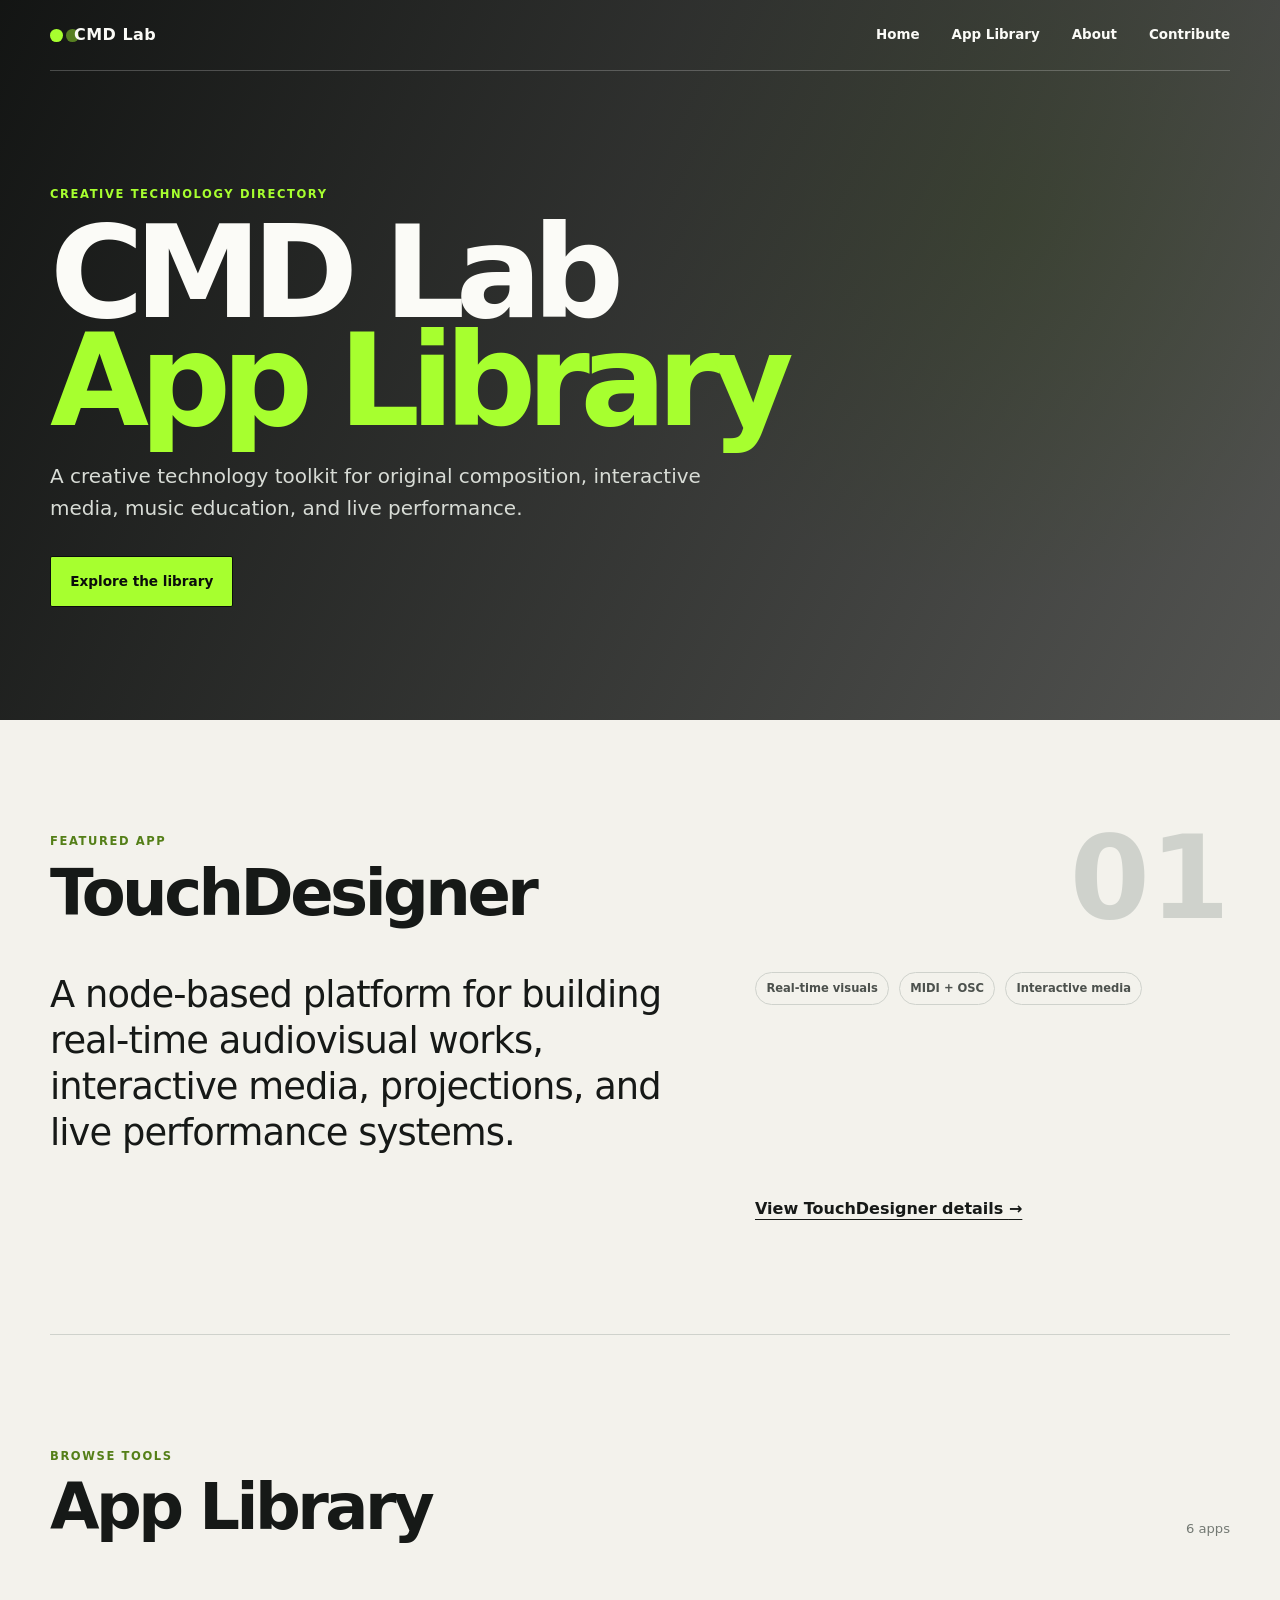
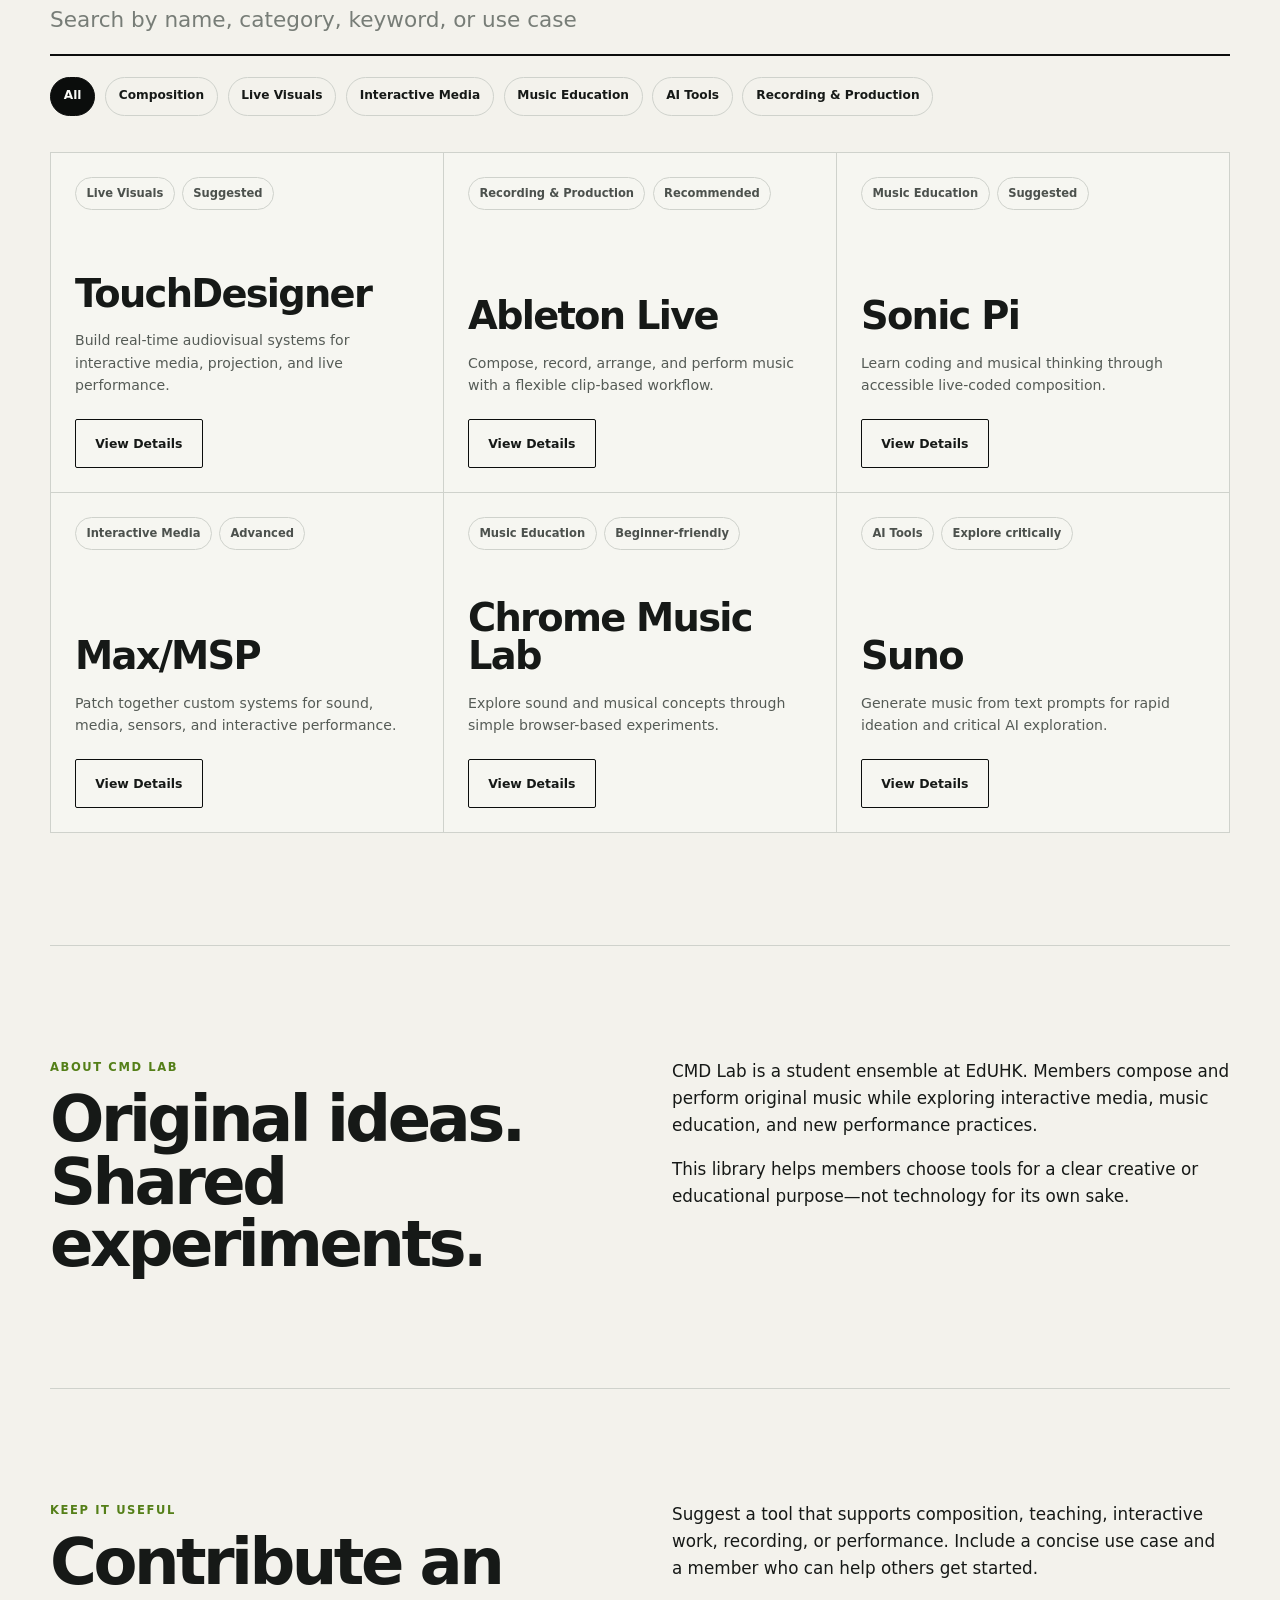
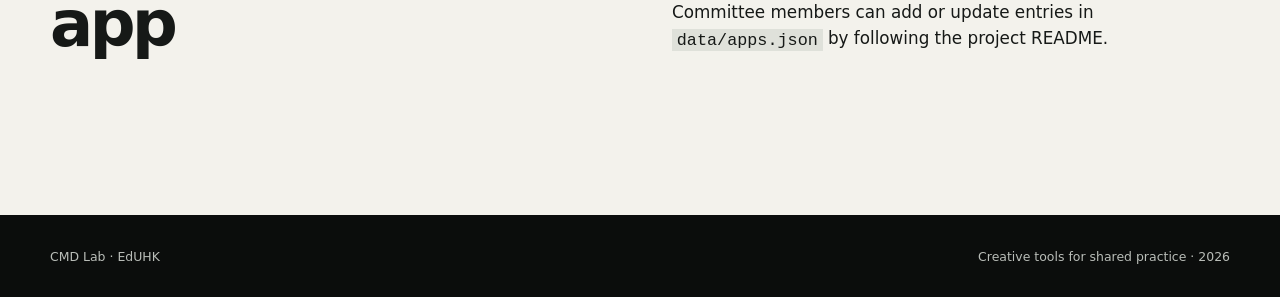
<file: index.html>
<!doctype html>
<html lang="en">
  <head>
    <meta charset="utf-8">
    <meta name="viewport" content="width=device-width, initial-scale=1">
    <meta name="description" content="A curated app library for CMD Lab members exploring composition, interactive media, music education, and live performance.">
    <title>CMD Lab App Library</title>
    <link rel="stylesheet" href="styles.css">
    <script src="script.js" defer></script>
  </head>
  <body data-page="home">
    <a class="skip-link" href="#main-content">Skip to content</a>
    <header class="site-header">
      <a class="brand" href="index.html" aria-label="CMD Lab App Library home">
        <span class="brand-mark" aria-hidden="true"></span>
        <span>CMD Lab</span>
      </a>
      <nav class="site-nav" aria-label="Primary navigation">
        <a href="#home">Home</a>
        <a href="#library">App Library</a>
        <a href="#about">About</a>
        <a href="#contribute">Contribute</a>
      </nav>
    </header>

    <main id="main-content">
      <section class="hero" id="home">
        <div class="eyebrow">Creative technology directory</div>
        <h1>CMD Lab<br><span>App Library</span></h1>
        <p>A creative technology toolkit for original composition, interactive media, music education, and live performance.</p>
        <a class="button button-primary" href="#library">Explore the library</a>
      </section>

      <section class="featured section-shell" aria-labelledby="featured-title">
        <div class="section-heading">
          <div>
            <p class="eyebrow">Featured app</p>
            <h2 id="featured-title">TouchDesigner</h2>
          </div>
          <span class="number-mark" aria-hidden="true">01</span>
        </div>
        <div class="featured-content">
          <p>A node-based platform for building real-time audiovisual works, interactive media, projections, and live performance systems.</p>
          <div class="featured-tags" aria-label="TouchDesigner highlights">
            <span>Real-time visuals</span><span>MIDI + OSC</span><span>Interactive media</span>
          </div>
          <a class="text-link" href="app.html?id=touchdesigner">View TouchDesigner details <span aria-hidden="true">→</span></a>
        </div>
      </section>

      <section class="library section-shell" id="library" aria-labelledby="library-title">
        <div class="section-heading library-heading">
          <div>
            <p class="eyebrow">Browse tools</p>
            <h2 id="library-title">App Library</h2>
          </div>
          <p id="result-count" class="result-count" aria-live="polite">Loading apps…</p>
        </div>

        <div class="controls">
          <label class="search-field">
            <span class="sr-only">Search apps</span>
            <input id="search-input" type="search" placeholder="Search by name, category, keyword, or use case" autocomplete="off">
          </label>
          <div id="category-filters" class="filters" aria-label="Filter apps by category"></div>
        </div>

        <div id="app-grid" class="app-grid" aria-live="polite"></div>
        <p id="empty-state" class="empty-state" hidden>No apps match your search. Try another keyword or category.</p>
        <p id="data-error" class="empty-state" hidden>We could not load the app library. Please refresh the page or try again later.</p>
      </section>

      <section class="about section-shell split-section" id="about" aria-labelledby="about-title">
        <div>
          <p class="eyebrow">About CMD Lab</p>
          <h2 id="about-title">Original ideas.<br>Shared experiments.</h2>
        </div>
        <div class="body-copy">
          <p>CMD Lab is a student ensemble at EdUHK. Members compose and perform original music while exploring interactive media, music education, and new performance practices.</p>
          <p>This library helps members choose tools for a clear creative or educational purpose—not technology for its own sake.</p>
        </div>
      </section>

      <section class="contribute section-shell split-section" id="contribute" aria-labelledby="contribute-title">
        <div>
          <p class="eyebrow">Keep it useful</p>
          <h2 id="contribute-title">Contribute an app</h2>
        </div>
        <div class="body-copy">
          <p>Suggest a tool that supports composition, teaching, interactive work, recording, or performance. Include a concise use case and a member who can help others get started.</p>
          <p>Committee members can add or update entries in <code>data/apps.json</code> by following the project README.</p>
        </div>
      </section>
    </main>

    <footer class="site-footer">
      <p>CMD Lab · EdUHK</p>
      <p>Creative tools for shared practice · <span id="current-year"></span></p>
    </footer>
  </body>
</html>
</file>
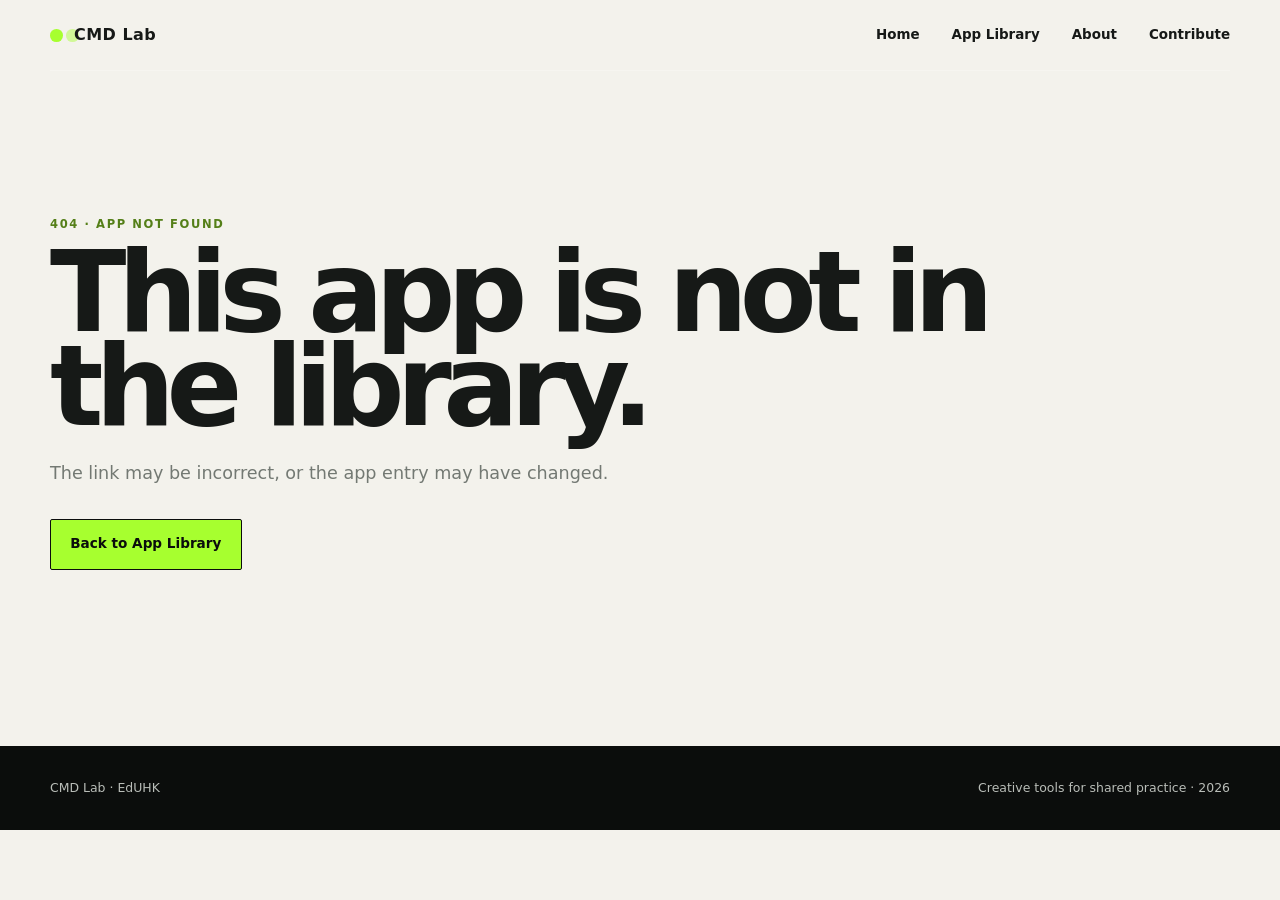
<file: app.html>
<!doctype html>
<html lang="en">
  <head>
    <meta charset="utf-8">
    <meta name="viewport" content="width=device-width, initial-scale=1">
    <meta name="description" content="App details from the CMD Lab App Library.">
    <title>App Details · CMD Lab App Library</title>
    <link rel="stylesheet" href="styles.css">
    <script src="script.js" defer></script>
  </head>
  <body data-page="detail">
    <a class="skip-link" href="#main-content">Skip to content</a>
    <header class="site-header">
      <a class="brand" href="index.html" aria-label="CMD Lab App Library home">
        <span class="brand-mark" aria-hidden="true"></span>
        <span>CMD Lab</span>
      </a>
      <nav class="site-nav" aria-label="Primary navigation">
        <a href="index.html">Home</a>
        <a href="index.html#library">App Library</a>
        <a href="index.html#about">About</a>
        <a href="index.html#contribute">Contribute</a>
      </nav>
    </header>

    <main id="main-content" class="detail-main">
      <div id="detail-loading" class="detail-message">Loading app details…</div>
      <article id="app-detail" hidden>
        <a class="back-link" href="index.html#library"><span aria-hidden="true">←</span> Back to App Library</a>
        <header class="detail-hero">
          <div id="detail-meta" class="card-meta"></div>
          <h1 id="detail-name"></h1>
          <p id="detail-summary"></p>
          <a id="official-link" class="button button-primary" target="_blank" rel="noopener noreferrer">Official website <span aria-hidden="true">↗</span></a>
        </header>

        <div class="detail-grid">
          <section aria-labelledby="overview-title">
            <p class="detail-number">01</p>
            <h2 id="overview-title">What is this app?</h2>
            <p id="detail-overview"></p>
          </section>
          <section aria-labelledby="works-title">
            <p class="detail-number">02</p>
            <h2 id="works-title">How does it work?</h2>
            <p id="detail-how"></p>
          </section>
          <section aria-labelledby="uses-title">
            <p class="detail-number">03</p>
            <h2 id="uses-title">What CMD Lab members can do</h2>
            <ul id="detail-uses"></ul>
          </section>
          <section aria-labelledby="use-case-title">
            <p class="detail-number">04</p>
            <h2 id="use-case-title">Suggested CMD Lab use case</h2>
            <p id="detail-use-case"></p>
          </section>
          <section aria-labelledby="pros-title">
            <p class="detail-number">05</p>
            <h2 id="pros-title">Pros</h2>
            <ul id="detail-pros"></ul>
          </section>
          <section aria-labelledby="cons-title">
            <p class="detail-number">06</p>
            <h2 id="cons-title">Cons / considerations</h2>
            <ul id="detail-cons"></ul>
          </section>
        </div>

        <section class="detail-resources" aria-labelledby="resources-title">
          <div>
            <p class="eyebrow">Continue exploring</p>
            <h2 id="resources-title">Resources</h2>
          </div>
          <div>
            <h3>Example videos</h3>
            <ul id="detail-videos" class="resource-links"></ul>
            <h3>Owner / contact</h3>
            <p id="detail-owner"></p>
          </div>
        </section>
      </article>

      <section id="not-found" class="not-found" hidden>
        <p class="eyebrow">404 · App not found</p>
        <h1>This app is not in the library.</h1>
        <p>The link may be incorrect, or the app entry may have changed.</p>
        <a class="button button-primary" href="index.html#library">Back to App Library</a>
      </section>
    </main>

    <footer class="site-footer">
      <p>CMD Lab · EdUHK</p>
      <p>Creative tools for shared practice · <span id="current-year"></span></p>
    </footer>
  </body>
</html>
</file>
<file: styles.css>
:root {
  --black: #0b0d0c;
  --ink: #161917;
  --off-white: #f3f2ec;
  --white: #fbfbf7;
  --grey: #737973;
  --line: #cfd2cc;
  --accent: #a7ff2f;
  --accent-dark: #547f18;
  --max-width: 1180px;
  --radius: 2px;
}

* { box-sizing: border-box; }

html { scroll-behavior: smooth; }

body {
  margin: 0;
  color: var(--ink);
  background: var(--off-white);
  font-family: Inter, ui-sans-serif, system-ui, -apple-system, BlinkMacSystemFont, "Segoe UI", sans-serif;
  line-height: 1.6;
}

a { color: inherit; }

button, input { font: inherit; }

button, a { -webkit-tap-highlight-color: transparent; }

:focus-visible {
  outline: 3px solid var(--accent-dark);
  outline-offset: 4px;
}

.skip-link {
  position: fixed;
  z-index: 100;
  top: 1rem;
  left: 1rem;
  padding: .7rem 1rem;
  background: var(--accent);
  color: var(--black);
  transform: translateY(-180%);
}

.skip-link:focus { transform: translateY(0); }

.site-header {
  position: relative;
  z-index: 10;
  display: flex;
  align-items: center;
  justify-content: space-between;
  width: min(calc(100% - 3rem), var(--max-width));
  margin: 0 auto;
  padding: 1.4rem 0;
  border-bottom: 1px solid rgba(255,255,255,.22);
}

body[data-page="home"] .site-header {
  position: absolute;
  left: 50%;
  color: var(--white);
  transform: translateX(-50%);
}

.brand {
  display: inline-flex;
  gap: .7rem;
  align-items: center;
  font-weight: 750;
  letter-spacing: .03em;
  text-decoration: none;
}

.brand-mark {
  width: .8rem;
  height: .8rem;
  background: var(--accent);
  border-radius: 50%;
  box-shadow: 1rem 0 0 rgba(167,255,47,.45);
}

.site-nav { display: flex; gap: clamp(.9rem, 2.5vw, 2.2rem); }

.site-nav a {
  font-size: .84rem;
  font-weight: 650;
  text-decoration: none;
}

.site-nav a:hover { color: var(--accent-dark); }

body[data-page="home"] .site-nav a:hover { color: var(--accent); }

.hero {
  display: flex;
  min-height: 720px;
  padding: 10.5rem max(1.5rem, calc((100vw - var(--max-width)) / 2)) 6rem;
  color: var(--white);
  background:
    linear-gradient(115deg, rgba(7,9,8,.95), rgba(7,9,8,.68)),
    radial-gradient(circle at 79% 30%, rgba(167,255,47,.25), transparent 34%),
    repeating-linear-gradient(90deg, transparent 0, transparent 79px, rgba(255,255,255,.04) 80px);
  flex-direction: column;
  align-items: flex-start;
  justify-content: center;
}

.hero h1,
.detail-hero h1,
.not-found h1 {
  max-width: 950px;
  margin: .3rem 0 1.6rem;
  font-size: clamp(4rem, 10vw, 8.5rem);
  line-height: .84;
  letter-spacing: -.075em;
}

.hero h1 span { color: var(--accent); }

.hero > p {
  max-width: 680px;
  margin: 0 0 2rem;
  color: #d8dcd6;
  font-size: clamp(1rem, 2vw, 1.25rem);
}

.eyebrow {
  margin: 0 0 .7rem;
  color: var(--accent-dark);
  font-size: .72rem;
  font-weight: 800;
  letter-spacing: .14em;
  text-transform: uppercase;
}

.hero .eyebrow { color: var(--accent); }

.button {
  display: inline-flex;
  gap: .5rem;
  align-items: center;
  justify-content: center;
  padding: .85rem 1.2rem;
  border: 1px solid var(--black);
  border-radius: var(--radius);
  font-size: .85rem;
  font-weight: 750;
  text-decoration: none;
  transition: transform .18s ease, background .18s ease;
}

.button:hover { transform: translateY(-2px); }

.button-primary { color: var(--black); background: var(--accent); }
.button-primary:hover { background: #bbff60; }

.section-shell {
  width: min(calc(100% - 3rem), var(--max-width));
  margin: 0 auto;
  padding: 7rem 0;
}

.section-heading {
  display: flex;
  align-items: end;
  justify-content: space-between;
  gap: 2rem;
  margin-bottom: 3rem;
}

.section-heading h2,
.split-section h2,
.detail-resources h2 {
  margin: 0;
  font-size: clamp(2.3rem, 5vw, 4.8rem);
  line-height: .98;
  letter-spacing: -.055em;
}

.number-mark {
  color: var(--line);
  font-size: clamp(4rem, 9vw, 8rem);
  font-weight: 800;
  line-height: .8;
}

.featured { border-bottom: 1px solid var(--line); }

.featured-content {
  display: grid;
  grid-template-columns: minmax(0, 1.4fr) minmax(0, 1fr);
  gap: 2.5rem;
  align-items: start;
}

.featured-content > p {
  max-width: 740px;
  margin: 0;
  font-size: clamp(1.4rem, 3vw, 2.3rem);
  line-height: 1.25;
  letter-spacing: -.025em;
}

.featured-tags { display: flex; flex-wrap: wrap; gap: .6rem; }

.featured-tags span,
.pill {
  display: inline-block;
  padding: .38rem .65rem;
  border: 1px solid var(--line);
  border-radius: 999px;
  color: #4c514d;
  font-size: .72rem;
  font-weight: 700;
}

.text-link {
  grid-column: 2;
  width: fit-content;
  font-weight: 750;
  text-underline-offset: .3rem;
}

.controls { margin-bottom: 2.3rem; }

.search-field { display: block; margin-bottom: 1.3rem; }

.search-field input {
  width: 100%;
  padding: 1rem 0;
  border: 0;
  border-bottom: 2px solid var(--black);
  border-radius: 0;
  color: var(--black);
  background: transparent;
  font-size: clamp(1.05rem, 2vw, 1.35rem);
}

.search-field input::placeholder { color: #777d77; }

.filters { display: flex; flex-wrap: wrap; gap: .6rem; }

.filter-button {
  padding: .55rem .8rem;
  border: 1px solid var(--line);
  border-radius: 999px;
  color: var(--ink);
  background: transparent;
  cursor: pointer;
  font-size: .76rem;
  font-weight: 700;
}

.filter-button:hover,
.filter-button[aria-pressed="true"] {
  border-color: var(--black);
  color: var(--white);
  background: var(--black);
}

.result-count { margin: 0; color: var(--grey); font-size: .82rem; }

.app-grid {
  display: grid;
  grid-template-columns: repeat(3, minmax(0, 1fr));
  border-top: 1px solid var(--line);
  border-left: 1px solid var(--line);
}

.app-card {
  display: flex;
  min-height: 340px;
  padding: 1.5rem;
  border-right: 1px solid var(--line);
  border-bottom: 1px solid var(--line);
  background: rgba(255,255,255,.25);
  flex-direction: column;
  transition: background .18s ease, transform .18s ease;
}

.app-card:hover { position: relative; background: var(--white); transform: translateY(-3px); }

.card-meta { display: flex; flex-wrap: wrap; gap: .45rem; }

.app-card h3 {
  margin: auto 0 1rem;
  font-size: clamp(1.7rem, 3vw, 2.4rem);
  line-height: 1;
  letter-spacing: -.045em;
}

.app-card p { margin: 0 0 1.4rem; color: #555b56; font-size: .88rem; }

.card-link { align-self: flex-start; font-size: .78rem; }

.empty-state {
  margin: 2rem 0 0;
  padding: 2rem;
  border: 1px solid var(--line);
  text-align: center;
}

.split-section {
  display: grid;
  grid-template-columns: minmax(0, 1fr) minmax(0, 1fr);
  gap: 4rem;
  border-top: 1px solid var(--line);
}

.body-copy { max-width: 570px; font-size: 1.05rem; }
.body-copy p:first-child { margin-top: 0; }
.body-copy code { padding: .12rem .3rem; background: #dfe1da; }

.contribute { padding-bottom: 9rem; }

.site-footer {
  display: flex;
  justify-content: space-between;
  gap: 2rem;
  padding: 2rem max(1.5rem, calc((100vw - var(--max-width)) / 2));
  color: #b9bdb8;
  background: var(--black);
  font-size: .78rem;
}

.site-footer p { margin: 0; }

.detail-main { min-height: 75vh; }

.detail-message { padding: 10rem 1.5rem; text-align: center; }

.back-link {
  display: inline-flex;
  gap: .5rem;
  margin: 3rem max(1.5rem, calc((100vw - var(--max-width)) / 2)) 0;
  font-size: .8rem;
  font-weight: 750;
  text-underline-offset: .25rem;
}

.detail-hero {
  padding: 5rem max(1.5rem, calc((100vw - var(--max-width)) / 2)) 6rem;
  border-bottom: 1px solid var(--line);
}

.detail-hero h1 { max-width: none; margin-top: 4rem; font-size: clamp(4rem, 12vw, 10rem); }

.detail-hero > p {
  max-width: 780px;
  margin: 0 0 2rem;
  color: #505651;
  font-size: clamp(1.15rem, 2.5vw, 1.55rem);
}

.detail-grid {
  display: grid;
  grid-template-columns: repeat(2, minmax(0, 1fr));
  width: min(calc(100% - 3rem), var(--max-width));
  margin: 0 auto;
  border-left: 1px solid var(--line);
}

.detail-grid section { padding: 3rem; border-right: 1px solid var(--line); border-bottom: 1px solid var(--line); }
.detail-grid h2 { margin: 0 0 1.3rem; font-size: 1.5rem; letter-spacing: -.025em; }
.detail-grid p, .detail-grid ul { color: #505651; }
.detail-grid ul { padding-left: 1.2rem; }
.detail-grid li + li { margin-top: .5rem; }
.detail-number { margin: 0 0 2rem; color: var(--accent-dark) !important; font-size: .72rem; font-weight: 800; }

.detail-resources {
  display: grid;
  grid-template-columns: minmax(0, 1fr) minmax(0, 1fr);
  gap: 4rem;
  width: min(calc(100% - 3rem), var(--max-width));
  margin: 0 auto;
  padding: 7rem 0;
}

.detail-resources h3 { margin: 0 0 .8rem; font-size: .8rem; text-transform: uppercase; letter-spacing: .08em; }
.detail-resources h3:not(:first-child) { margin-top: 2rem; }
.resource-links { margin: 0; padding: 0; list-style: none; }
.resource-links a { font-weight: 700; text-underline-offset: .25rem; }

.not-found { width: min(calc(100% - 3rem), var(--max-width)); margin: 0 auto; padding: 9rem 0; }
.not-found h1 { max-width: 950px; font-size: clamp(3.5rem, 9vw, 7rem); }
.not-found > p:not(.eyebrow) { max-width: 580px; margin-bottom: 2rem; color: var(--grey); font-size: 1.1rem; }

.sr-only {
  position: absolute;
  width: 1px;
  height: 1px;
  padding: 0;
  margin: -1px;
  overflow: hidden;
  clip: rect(0, 0, 0, 0);
  white-space: nowrap;
  border: 0;
}

[hidden] { display: none !important; }

@media (max-width: 820px) {
  .site-header { align-items: flex-start; }
  .site-nav { gap: .7rem 1rem; flex-wrap: wrap; justify-content: flex-end; }
  .site-nav a { font-size: .72rem; }
  .hero { min-height: 660px; }
  .featured-content, .split-section, .detail-resources { grid-template-columns: 1fr; }
  .text-link { grid-column: 1; }
  .app-grid { grid-template-columns: repeat(2, minmax(0, 1fr)); }
  .detail-grid section { padding: 2rem; }
}

@media (max-width: 560px) {
  .site-header { width: min(calc(100% - 2rem), var(--max-width)); }
  .brand { font-size: .8rem; }
  .brand-mark { width: .65rem; height: .65rem; }
  .site-nav { max-width: 220px; }
  .site-nav a:nth-child(3) { display: none; }
  .hero { padding-inline: 1rem; }
  .hero h1 { font-size: clamp(3.5rem, 18vw, 5.8rem); }
  .section-shell { width: min(calc(100% - 2rem), var(--max-width)); padding: 5rem 0; }
  .section-heading { align-items: flex-start; flex-direction: column; }
  .number-mark { display: none; }
  .app-grid, .detail-grid { grid-template-columns: 1fr; }
  .app-card { min-height: 300px; }
  .detail-grid { width: min(calc(100% - 2rem), var(--max-width)); }
  .detail-grid section { padding: 2rem 1.4rem; }
  .site-footer { flex-direction: column; gap: .4rem; }
}

@media (prefers-reduced-motion: reduce) {
  html { scroll-behavior: auto; }
  *, *::before, *::after { transition-duration: .01ms !important; }
}
</file>
